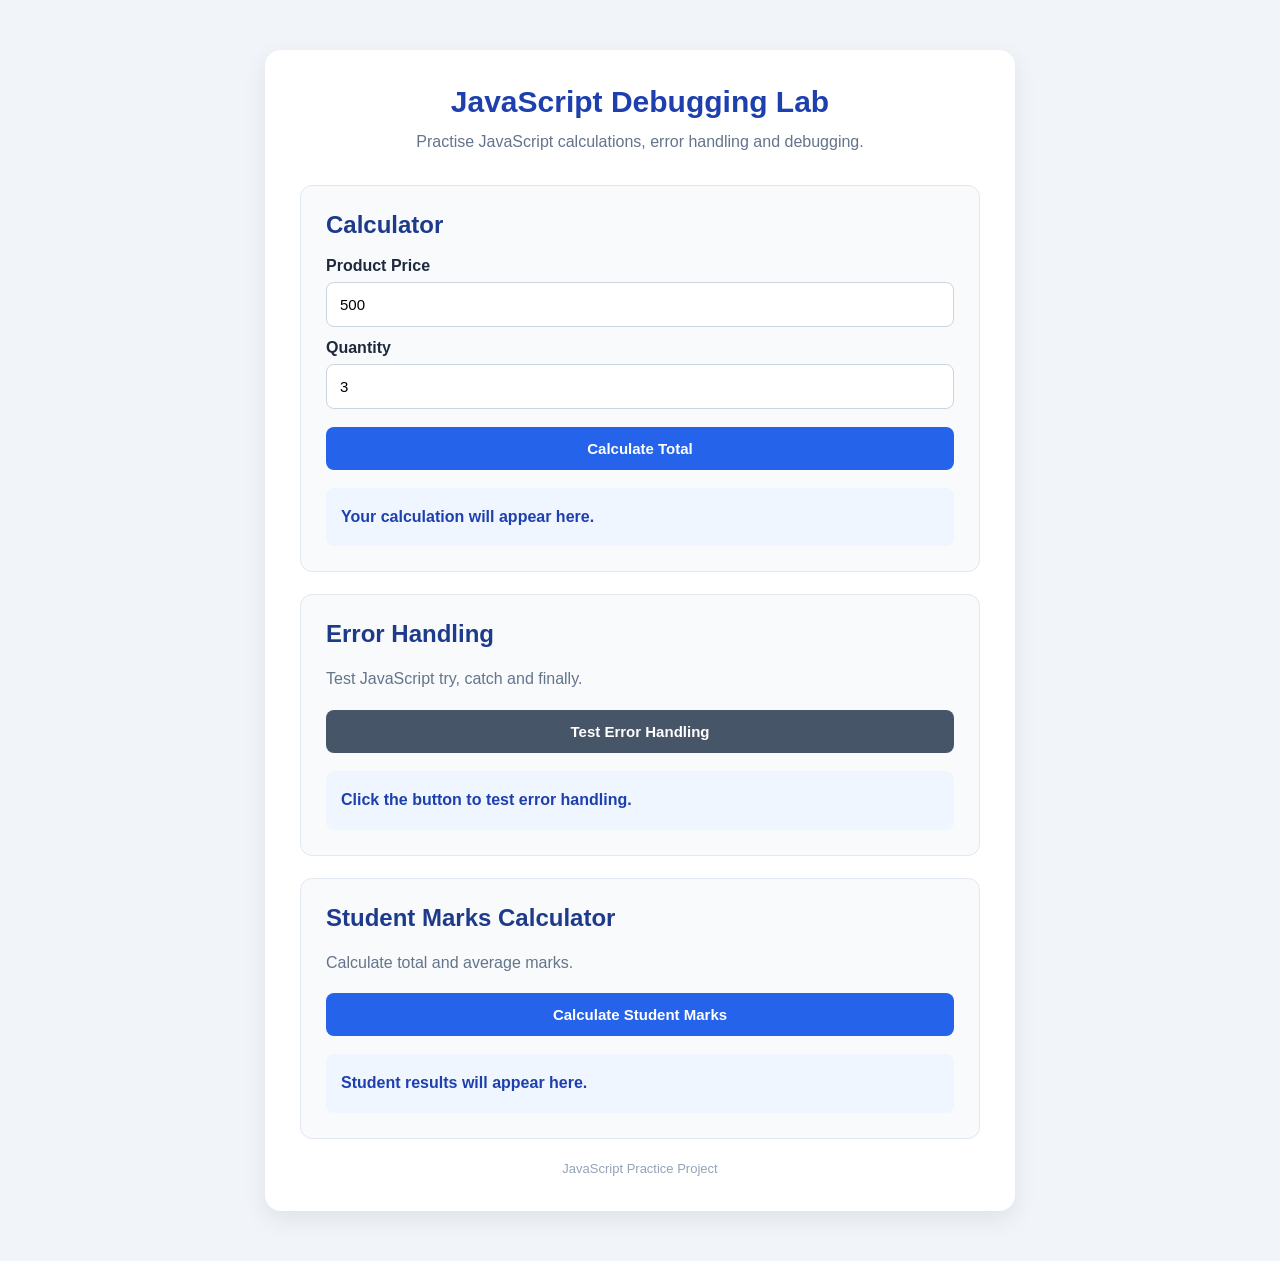
<file: index.html>
<!DOCTYPE html>
<html lang="en">

<head>
    <meta charset="UTF-8">
    <meta name="viewport" content="width=device-width, initial-scale=1.0">

    <title>JavaScript Debugging Practice</title>

    <link rel="stylesheet" href="style.css">
</head>

<body>

    <div class="container">

        <header>
            <h1>JavaScript Debugging Lab</h1>
            <p>Practise JavaScript calculations, error handling and debugging.</p>
        </header>

        <!-- CALCULATOR -->
        <section class="card">

            <h2>Calculator</h2>

            <label for="price">Product Price</label>
            <input type="number" id="price" value="500" min="0">

            <label for="quantity">Quantity</label>
            <input type="number" id="quantity" value="3" min="1">

            <button id="calculateBtn">Calculate Total</button>

            <div id="calculatorOutput" class="output">
                Your calculation will appear here.
            </div>

        </section>

        <!-- ERROR HANDLING -->
        <section class="card">

            <h2>Error Handling</h2>

            <p>Test JavaScript try, catch and finally.</p>

            <button id="errorBtn" class="secondary-btn">
                Test Error Handling
            </button>

            <div id="errorOutput" class="output">
                Click the button to test error handling.
            </div>

        </section>

        <!-- STUDENT MARKS -->
        <section class="card">

            <h2>Student Marks Calculator</h2>

            <p>Calculate total and average marks.</p>

            <button id="marksBtn">Calculate Student Marks</button>

            <div id="marksOutput" class="output">
                Student results will appear here.
            </div>

        </section>

        <footer>
            <p>JavaScript Practice Project</p>
        </footer>

    </div>

    <script src="error-handling.js"></script>

</body>
</html>
</file>
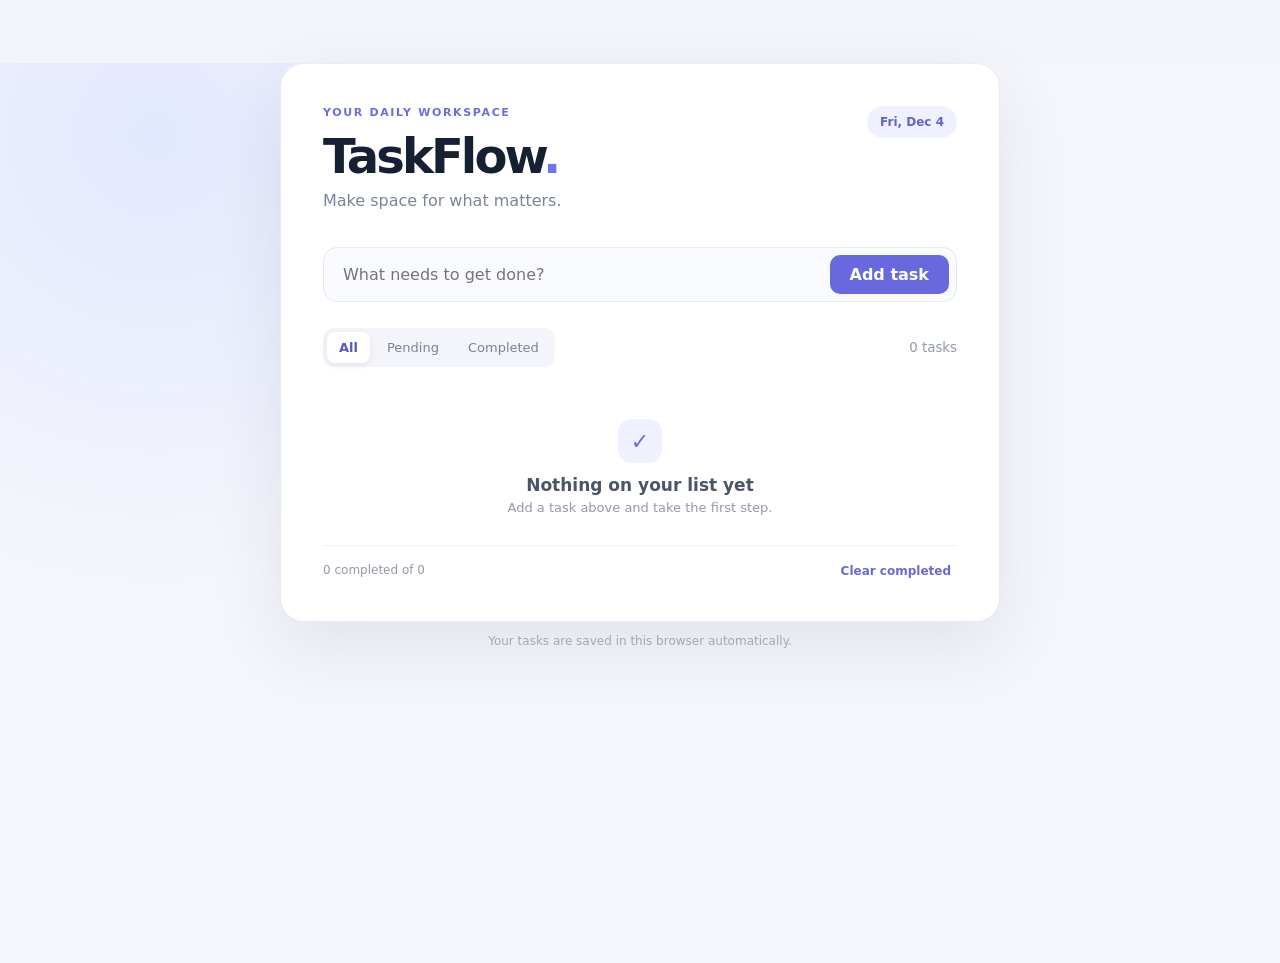
<file: TO DO AND WEATHER APP/to do ad weather app/todo-app/index.html>
<!DOCTYPE html>
<html lang="en">

<head>
    <!-- Basic page settings -->
    <meta charset="UTF-8">
    <meta name="viewport" content="width=device-width, initial-scale=1.0">

    <title>TaskFlow To-Do</title>

    <!-- CSS stylesheet -->
    <link rel="stylesheet" href="style.css">

    <!-- Remove favicon 404 warning -->
    <link rel="icon" href="data:,">

    <!-- JavaScript file -->
    <script src="script.js" defer></script>
</head>

<body>

    <!-- Main application container -->
    <main class="wrap">

        <section class="card">

            <!-- Header section -->
            <header>

                <div>
                    <p class="eyebrow">YOUR DAILY WORKSPACE</p>

                    <h1>TaskFlow<span>.</span></h1>

                    <p class="muted">
                        Make space for what matters.
                    </p>
                </div>

                <!-- Today's date -->
                <span id="today" class="pill"></span>

            </header>


            <!-- Add task form -->
            <form id="taskForm">

                <input
                    id="taskInput"
                    maxlength="120"
                    placeholder="What needs to get done?"
                    required
                    aria-label="New task"
                >

                <button id="submitBtn">
                    Add task
                </button>

            </form>


            <!-- Task filters and count -->
            <nav class="toolbar">

                <div class="filters">

                    <button
                        type="button"
                        class="filter active"
                        data-filter="all"
                    >
                        All
                    </button>

                    <button
                        type="button"
                        class="filter"
                        data-filter="pending"
                    >
                        Pending
                    </button>

                    <button
                        type="button"
                        class="filter"
                        data-filter="completed"
                    >
                        Completed
                    </button>

                </div>

                <!-- Number of visible tasks -->
                <small id="count">0 tasks</small>

            </nav>


            <!-- Task list -->
            <ul id="taskList"></ul>


            <!-- Empty list message -->
            <div id="empty" class="empty">

                <b>✓</b>

                <h2>Nothing on your list yet</h2>

                <p>
                    Add a task above and take the first step.
                </p>

            </div>


            <!-- Footer section -->
            <footer>

                <!-- Completed task progress -->
                <span id="progress">0 completed</span>

                <!-- Clear completed tasks button -->
                <button
                    type="button"
                    id="clearBtn"
                    class="link"
                >
                    Clear completed
                </button>

            </footer>

        </section>


        <!-- Information note -->
        <p class="note">
            Your tasks are saved in this browser automatically.
        </p>

    </main>

</body>
</html>
</file>
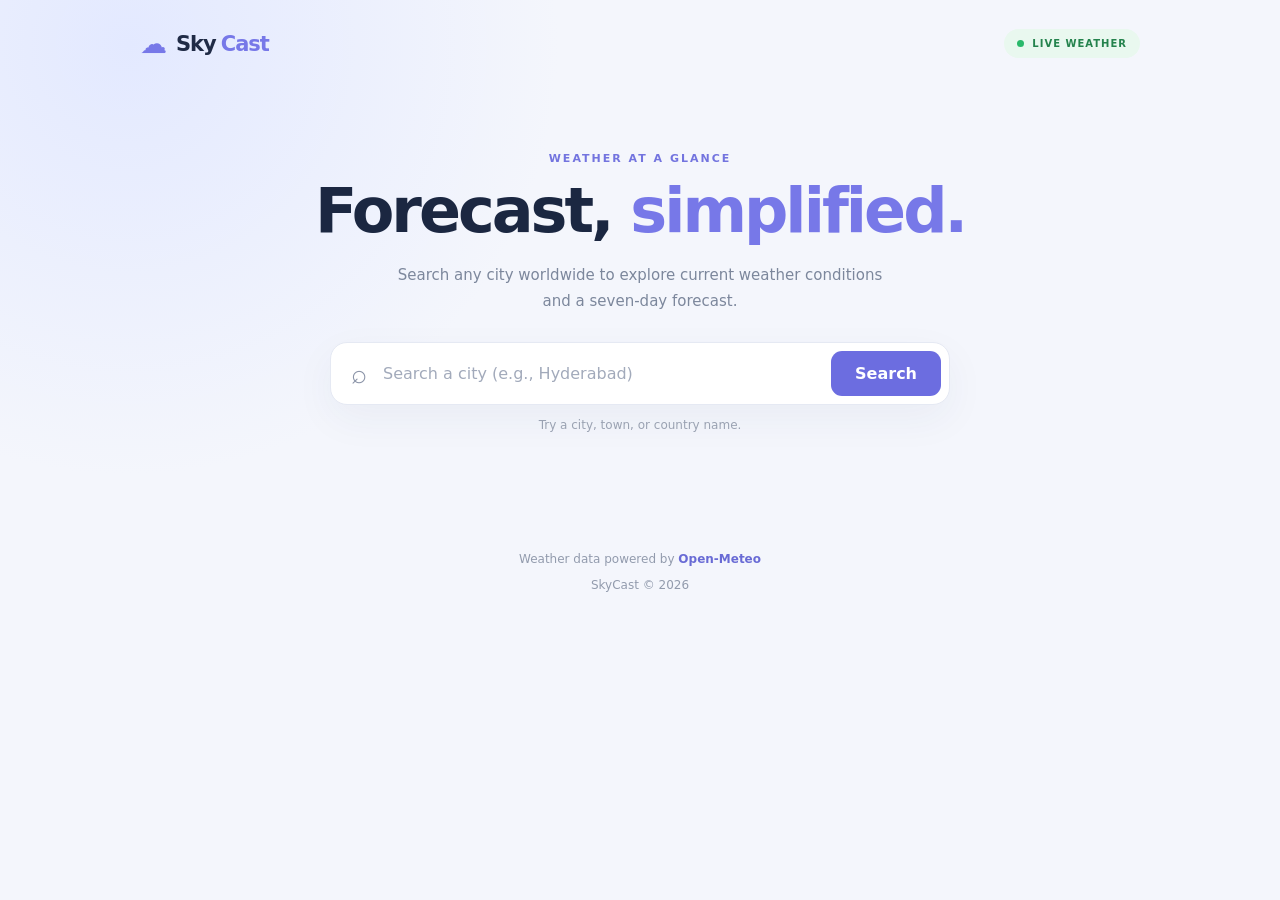
<file: TO DO AND WEATHER APP/to do ad weather app/weather-app/index.html>
<!DOCTYPE html>
<html lang="en">
<head>
    <meta charset="UTF-8">
    <meta name="viewport" content="width=device-width, initial-scale=1.0">
    <title>SkyCast | Live Weather</title>
    <link rel="stylesheet" href="style.css">
    <link rel="icon" href="data:,">
</head>
<body>

<div class="container">

    <header class="topbar">
        <a class="brand" href="#">
            <span class="brand-icon">☁</span> Sky<span class="brand-highlight">Cast</span>
        </a>
        <div class="live-badge">
            <span class="live-dot"></span> LIVE WEATHER
        </div>
    </header>

    <section class="hero">
        <p class="eyebrow">WEATHER AT A GLANCE</p>
        <h1>Forecast, <span class="brand-highlight">simplified.</span></h1>

        <p class="subtitle">
            Search any city worldwide to explore current weather conditions
            and a seven-day forecast.
        </p>

        <form class="search-form" id="search-form">
            <span class="search-icon">⌕</span>

            <input
                id="city-input"
                type="text"
                placeholder="Search a city (e.g., Hyderabad)"
                autocomplete="off"
                aria-label="City name"
            >

            <button id="search-btn" type="submit">Search</button>
        </form>

        <p class="search-hint">Try a city, town, or country name.</p>

        <p class="status" id="status-message" role="status"></p>
    </section>

    <!-- CITY SEARCH RESULTS -->
    <section class="city-results" id="city-results" hidden>
        <div class="results-heading">
            <h2>Choose a location</h2>
            <span class="result-count" id="result-count">0 locations</span>
        </div>

        <p class="section-description">
            We found multiple matching places. Select the correct location.
        </p>

        <div class="city-list" id="city-list"></div>
    </section>

    <!-- WEATHER DASHBOARD -->
    <main class="weather-dashboard" id="weather-dashboard" hidden>

        <section class="weather-card">

            <!-- CITY AND TIME -->
            <div class="weather-heading">
                <div>
                    <p class="eyebrow">CURRENT CONDITIONS</p>
                    <h2 id="city-name">—</h2>
                    <p class="location-details" id="location-details">—</p>
                </div>

                <div class="current-time">
                    <span>LOCAL DATE & TIME</span>
                    <strong id="current-time">--:--:--</strong>
                    <p id="current-date" class="location-details">
                        Loading date...
                    </p>
                </div>
            </div>

            <!-- TEMPERATURE -->
            <div class="main-weather">
                <div class="weather-icon" id="weather-icon">🌤️</div>

                <div>
                    <div class="temperature">
                        <span id="temperature">--</span>
                        <span class="degree">°C</span>
                    </div>

                    <p class="condition" id="weather-description">—</p>

                    <p class="feels" id="feels-like">Feels like --°C</p>
                </div>
            </div>

            <!-- WEATHER DETAILS -->
            <div class="weather-stats">

                <div class="stat">
                    <span class="stat-icon">💧</span>
                    <div>
                        <p>Humidity</p>
                        <strong id="humidity">--%</strong>
                    </div>
                </div>

                <div class="stat">
                    <span class="stat-icon">🌬️</span>
                    <div>
                        <p>Wind Speed</p>
                        <strong id="wind-speed">-- km/h</strong>
                    </div>
                </div>

                <div class="stat">
                    <span class="stat-icon">🌧️</span>
                    <div>
                        <p>Precipitation</p>
                        <strong id="precipitation">-- mm</strong>
                    </div>
                </div>

            </div>

            <p class="updated" id="updated-time">
                Weather data provided by Open-Meteo
            </p>

        </section>

        <!-- FORECAST -->
        <section class="forecast-section">
            <div class="section-heading">
                <h2>7-Day Forecast</h2>
            </div>

            <div class="forecast-list" id="forecast-list"></div>
        </section>

    </main>

    <!-- FOOTER -->
    <footer>
        <p>
            Weather data powered by
            <a href="https://open-meteo.com/" target="_blank" rel="noopener">
                Open-Meteo
            </a>
        </p>
        <p>SkyCast © 2026</p>
    </footer>

</div>

<script src="script.js"></script>
</body>
</html>
</file>
<file: style.css>
/* GLOBAL RESET */
* {
    margin: 0;
    padding: 0;
    box-sizing: border-box;
}

/* PAGE */
body {
    font-family: Arial, sans-serif;
    background: #f1f5f9;
    color: #1e293b;
    padding: 30px 15px;
}

/* MAIN CONTAINER */
.container {
    max-width: 750px;
    margin: 20px auto;
    background: white;
    padding: 35px;
    border-radius: 16px;
    box-shadow: 0 8px 25px rgba(0, 0, 0, 0.08);
}

/* HEADER */
header {
    text-align: center;
    margin-bottom: 30px;
}

h1 {
    color: #1e40af;
    font-size: 30px;
    margin-bottom: 10px;
}

header p,
section p {
    color: #64748b;
    line-height: 1.6;
}

/* CARDS */
.card {
    background: #f8fafc;
    padding: 25px;
    margin-bottom: 22px;
    border: 1px solid #e2e8f0;
    border-radius: 12px;
}

h2 {
    color: #1e3a8a;
    margin-bottom: 18px;
}

/* INPUTS */
label {
    display: block;
    margin-top: 12px;
    font-weight: 600;
}

input {
    width: 100%;
    padding: 13px;
    margin-top: 7px;
    border: 1px solid #cbd5e1;
    border-radius: 8px;
    font-size: 15px;
}

input:focus {
    outline: none;
    border-color: #2563eb;
    box-shadow: 0 0 0 3px rgba(37, 99, 235, 0.12);
}

/* BUTTONS */
button {
    width: 100%;
    padding: 13px;
    margin-top: 18px;
    background: #2563eb;
    color: white;
    border: none;
    border-radius: 8px;
    font-size: 15px;
    font-weight: 600;
    cursor: pointer;
    transition: 0.3s;
}

button:hover {
    background: #1d4ed8;
    transform: translateY(-2px);
}

.secondary-btn {
    background: #475569;
}

.secondary-btn:hover {
    background: #334155;
}

/* OUTPUT */
.output {
    margin-top: 18px;
    padding: 15px;
    background: #eff6ff;
    border-radius: 8px;
    color: #1e40af;
    font-weight: 600;
    line-height: 1.8;
    overflow-wrap: anywhere;
}

/* FOOTER */
footer {
    text-align: center;
    color: #94a3b8;
    font-size: 13px;
    margin-top: 15px;
}

/* MOBILE */
@media (max-width: 600px) {
    body {
        padding: 12px;
    }

    .container {
        padding: 20px;
    }

    h1 {
        font-size: 24px;
    }

    .card {
        padding: 18px;
    }
}
</file>
<file: TO DO AND WEATHER APP/to do ad weather app/todo-app/style.css>
/* =================================
   GLOBAL STYLES
================================= */

:root {
  font-family: Inter, system-ui, "Segoe UI", sans-serif;
  color: #172033;
  background: #f3f5fb;
}

* {
  box-sizing: border-box;
}

body {
  margin: 0;
  min-height: 100vh;
  background:
    radial-gradient(circle at 12% 8%, #e2e8ff, transparent 32%),
    #f5f6fb;
}

button,
input {
  font: inherit;
}

/* =================================
   MAIN CONTAINER
================================= */

.wrap {
  width: min(720px, calc(100% - 32px));
  margin: 7vh auto 32px;
}

/* =================================
   TODO CARD
================================= */

.card {
  background: white;
  border: 1px solid #e9ecf4;
  border-radius: 24px;
  padding: clamp(22px, 5vw, 42px);
  box-shadow: 0 24px 70px #1f2a5017;
}

/* =================================
   HEADER SECTION
================================= */

header {
  display: flex;
  justify-content: space-between;
  gap: 16px;
  margin-bottom: 30px;
}

.eyebrow {
  margin: 0 0 9px;
  color: #6b6de0;
  font-size: 11px;
  font-weight: 800;
  letter-spacing: 0.15em;
}

h1 {
  margin: 0;
  font-size: clamp(34px, 7vw, 48px);
  letter-spacing: -0.06em;
}

h1 span {
  color: #7374e8;
}

.muted {
  color: #7b8498;
  margin: 7px 0;
}

/* =================================
   DATE PILL
================================= */

.pill {
  padding: 9px 13px;
  border-radius: 99px;
  background: #f0f1ff;
  color: #6264cf;
  font-size: 12px;
  font-weight: 700;
  height: max-content;
}

/* =================================
   TASK INPUT FORM
================================= */

form {
  display: flex;
  gap: 10px;
  padding: 7px;
  border: 1px solid #e6e9f2;
  border-radius: 14px;
  background: #fafbfe;
}

input {
  min-width: 0;
  flex: 1;
  border: 0;
  outline: 0;
  padding: 10px 12px;
  background: transparent;
}

form button {
  border: 0;
  border-radius: 10px;
  padding: 0 20px;
  background: #6869df;
  color: white;
  font-weight: 700;
  cursor: pointer;
}

form button:hover {
  background: #5556c8;
}

/* =================================
   FILTER TOOLBAR
================================= */

.toolbar {
  display: flex;
  justify-content: space-between;
  align-items: center;
  margin: 26px 0 14px;
}

.filters {
  display: flex;
  gap: 5px;
  padding: 4px;
  border-radius: 11px;
  background: #f4f5fa;
}

.filter {
  border: 0;
  border-radius: 8px;
  padding: 8px 12px;
  color: #7a8294;
  background: transparent;
  cursor: pointer;
  font-size: 13px;
}

.filter.active {
  color: #5658c8;
  background: white;
  box-shadow: 0 2px 7px #141e4614;
  font-weight: 700;
}

/* =================================
   TASK LIST
================================= */

small,
footer {
  color: #9299a9;
}

ul {
  list-style: none;
  padding: 0;
  margin: 0;
}

.task {
  display: flex;
  align-items: center;
  gap: 12px;
  padding: 15px 4px;
  border-bottom: 1px solid #eff1f6;
}

.task input {
  flex: 0 0 auto;
  accent-color: #696ade;
}

.task span {
  flex: 1;
  overflow-wrap: anywhere;
}

/* Completed task */

.task.done span {
  color: #a1a7b4;
  text-decoration: line-through;
}

/* =================================
   EDIT AND DELETE BUTTONS
================================= */

.action {
  border: 0;
  background: transparent;
  color: #6869d7;
  cursor: pointer;
  padding: 7px;
}

.action:hover {
  background: #f0f1ff;
  border-radius: 8px;
}

/* =================================
   EMPTY STATE
================================= */

.empty {
  text-align: center;
  padding: 38px 12px 30px;
  color: #9299a9;
}

.empty b {
  display: grid;
  place-items: center;
  width: 44px;
  height: 44px;
  margin: auto;
  border-radius: 14px;
  background: #f0f1ff;
  color: #696ade;
  font-size: 22px;
}

.empty h2 {
  margin: 12px 0 5px;
  color: #4b5569;
  font-size: 17px;
}

.empty p {
  margin: 0;
  font-size: 13px;
}

/* =================================
   FOOTER
================================= */

footer {
  display: flex;
  justify-content: space-between;
  border-top: 1px solid #eff1f6;
  padding-top: 17px;
  font-size: 12px;
}

/* Clear completed button */

.link {
  border: 0;
  background: transparent;
  color: #6869d7;
  cursor: pointer;
  font-weight: 700;
}

.link:hover {
  text-decoration: underline;
}

/* =================================
   INFORMATION NOTE
================================= */

.note {
  text-align: center;
  color: #a1a7b5;
  font-size: 12px;
}

/* =================================
   RESPONSIVE DESIGN
================================= */

@media (max-width: 520px) {

  header {
    flex-direction: column;
  }

  form {
    flex-direction: column;
  }

  form button {
    padding: 12px;
  }

  .toolbar {
    align-items: flex-start;
    flex-direction: column;
  }

}
</file>
<file: TO DO AND WEATHER APP/to do ad weather app/weather-app/style.css>
/* GLOBAL */
:root {
    font-family: Inter, system-ui, -apple-system, BlinkMacSystemFont, "Segoe UI", sans-serif;
    color: #182238;
    background: #f4f6fc;
}

* {
    box-sizing: border-box;
}

body {
    margin: 0;
    min-height: 100vh;
    background:
        radial-gradient(circle at 10% 5%, #e3e9ff, transparent 30%),
        #f4f6fc;
}

button, input {
    font: inherit;
}

button {
    cursor: pointer;
}

[hidden] {
    display: none !important;
}

.container {
    width: min(1000px, calc(100% - 36px));
    margin: 0 auto;
}

/* HEADER */
.topbar {
    display: flex;
    align-items: center;
    justify-content: space-between;
    padding: 28px 0;
}

.brand {
    display: flex;
    align-items: center;
    gap: 5px;
    color: #202b46;
    font-size: 21px;
    font-weight: 800;
    text-decoration: none;
    letter-spacing: -1px;
}

.brand-icon {
    margin-right: 5px;
    color: #7778e8;
    font-size: 27px;
}

.brand-highlight {
    color: #7778e8;
}

.live-badge {
    display: flex;
    align-items: center;
    gap: 8px;
    padding: 9px 13px;
    border-radius: 30px;
    background: #e9f8ef;
    color: #24834d;
    font-size: 10px;
    font-weight: 800;
    letter-spacing: 1px;
}

.live-dot {
    width: 7px;
    height: 7px;
    border-radius: 50%;
    background: #2ab96b;
}

/* HERO */
.hero {
    padding: 65px 0 35px;
    text-align: center;
}

.eyebrow {
    margin: 0 0 12px;
    color: #7374df;
    font-size: 11px;
    font-weight: 800;
    letter-spacing: 2px;
}

.hero h1 {
    margin: 0;
    color: #1b2741;
    font-size: clamp(38px, 7vw, 62px);
    line-height: 1.1;
    letter-spacing: -3px;
}

.subtitle {
    max-width: 500px;
    margin: 18px auto 28px;
    color: #7c879c;
    font-size: 15px;
    line-height: 1.7;
}

/* SEARCH */
.search-form {
    display: flex;
    align-items: center;
    gap: 12px;
    width: min(620px, 100%);
    margin: 0 auto;
    padding: 8px;
    border: 1px solid #e5e9f3;
    border-radius: 17px;
    background: white;
    box-shadow: 0 14px 40px #24345a0d;
}

.search-icon {
    padding-left: 12px;
    color: #8b94a8;
    font-size: 27px;
}

.search-form input {
    flex: 1;
    min-width: 0;
    padding: 12px 4px;
    border: 0;
    outline: none;
    background: transparent;
    color: #26334d;
}

.search-form input::placeholder {
    color: #a2aabb;
}

.search-form button {
    padding: 13px 24px;
    border: 0;
    border-radius: 11px;
    background: #6c6de0;
    color: white;
    font-weight: 700;
    transition: background 0.2s;
}

.search-form button:hover {
    background: #5556c7;
}

.search-form button:disabled {
    cursor: not-allowed;
    opacity: 0.6;
}

.search-hint {
    margin-top: 13px;
    color: #9aa2b2;
    font-size: 12px;
}

.status {
    min-height: 24px;
    margin: 12px auto;
    color: #737b90;
    text-align: center;
    font-size: 13px;
}

.status.error {
    color: #d34c59;
}

/* CITY RESULTS */
.city-results {
    max-width: 680px;
    margin: 20px auto 35px;
    padding: 22px;
    border: 1px solid #e8ebf4;
    border-radius: 18px;
    background: white;
    box-shadow: 0 14px 40px #24345a0b;
}

.results-heading {
    display: flex;
    justify-content: space-between;
    align-items: center;
    gap: 12px;
}

.results-heading h2 {
    margin: 0;
    font-size: 19px;
}

.result-count {
    padding: 7px 10px;
    border-radius: 20px;
    background: #f0f1ff;
    color: #6566ce;
    font-size: 11px;
    font-weight: 700;
}

.section-description {
    margin: 8px 0 18px;
    color: #8992a5;
    font-size: 13px;
    line-height: 1.6;
}

.city-list {
    display: grid;
    gap: 9px;
}

.city-option {
    display: flex;
    justify-content: space-between;
    align-items: center;
    gap: 12px;
    width: 100%;
    padding: 14px;
    border: 1px solid #edf0f6;
    border-radius: 12px;
    background: #fafbfe;
    color: #27344d;
    text-align: left;
    transition: 0.2s;
}

.city-option:hover {
    border-color: #b9baf1;
    background: #f2f2ff;
}

.city-option strong {
    display: block;
    font-size: 14px;
}

.city-option small {
    display: block;
    margin-top: 5px;
    color: #8b94a7;
    font-size: 12px;
}

.city-option .arrow {
    color: #7475db;
    font-size: 20px;
}

/* WEATHER DASHBOARD */
.weather-dashboard {
    margin: 30px auto 55px;
}

.weather-card {
    padding: clamp(22px, 5vw, 38px);
    border-radius: 25px;
    background:
        radial-gradient(circle at 90% 5%, #aeb4ff55, transparent 34%),
        linear-gradient(135deg, #202e58, #424c8a);
    color: white;
    box-shadow: 0 24px 60px #26345c24;
}

.weather-heading {
    display: flex;
    align-items: flex-start;
    justify-content: space-between;
    gap: 16px;
}

.weather-heading .eyebrow {
    color: #bfc5ff;
}

.weather-heading h2 {
    margin: 0;
    font-size: clamp(25px, 5vw, 34px);
    letter-spacing: -1px;
}

.location-details {
    margin: 8px 0 0;
    color: #c4cbea;
    font-size: 13px;
}

.current-time {
    text-align: right;
}

.current-time span {
    display: block;
    margin-bottom: 7px;
    color: #bfc5df;
    font-size: 10px;
    font-weight: 700;
    letter-spacing: 1px;
}

.current-time strong {
    font-size: 17px;
}

.current-time p {
    margin: 5px 0 0;
}

/* TEMPERATURE */
.main-weather {
    display: flex;
    align-items: center;
    gap: 22px;
    padding: 38px 0;
}

.weather-icon {
    font-size: clamp(60px, 12vw, 92px);
}

.temperature {
    font-size: clamp(55px, 10vw, 78px);
    font-weight: 700;
    letter-spacing: -5px;
    line-height: 1;
}

.degree {
    font-size: 32px;
    vertical-align: top;
    letter-spacing: 0;
}

.condition {
    margin: 12px 0 5px;
    color: #f2f3ff;
    font-size: 16px;
    font-weight: 600;
}

.feels {
    margin: 0;
    color: #c2c9e4;
    font-size: 12px;
}

/* WEATHER STATS */
.weather-stats {
    display: grid;
    grid-template-columns: repeat(3, 1fr);
    gap: 12px;
}

.stat {
    display: flex;
    align-items: center;
    gap: 12px;
    padding: 15px;
    border: 1px solid #ffffff20;
    border-radius: 14px;
    background: #ffffff12;
}

.stat-icon {
    font-size: 23px;
}

.stat p {
    margin: 0 0 6px;
    color: #c4cbea;
    font-size: 11px;
}

.stat strong {
    font-size: 15px;
}

.updated {
    margin: 20px 0 0;
    color: #c4cbea;
    font-size: 11px;
}

/* FORECAST */
.forecast-section {
    margin-top: 38px;
}

.section-heading h2 {
    margin: 0;
    color: #202c45;
    font-size: 25px;
    letter-spacing: -1px;
}

.forecast-list {
    display: grid;
    grid-template-columns: repeat(7, minmax(0, 1fr));
    gap: 10px;
    margin-top: 20px;
}

.forecast-day {
    padding: 18px 8px;
    border: 1px solid #e9ecf4;
    border-radius: 16px;
    background: white;
    text-align: center;
}

.forecast-day .day {
    color: #7e879b;
    font-size: 11px;
    font-weight: 700;
}

.forecast-day .icon {
    display: block;
    margin: 13px 0;
    font-size: 27px;
}

.forecast-day .temps {
    display: flex;
    justify-content: center;
    gap: 7px;
    font-size: 12px;
    font-weight: 700;
}

.forecast-day .low {
    color: #9aa2b3;
}

.forecast-day .rain-chance {
    margin-top: 10px;
    color: #6f78d6;
    font-size: 10px;
}

/* FOOTER */
footer {
    padding: 25px 0 35px;
    color: #929bad;
    text-align: center;
    font-size: 12px;
}

footer a {
    color: #696bd5;
    font-weight: 700;
    text-decoration: none;
}

/* RESPONSIVE */
@media (max-width: 700px) {
    .forecast-list {
        grid-template-columns: repeat(4, minmax(0, 1fr));
    }

    .weather-stats {
        grid-template-columns: 1fr;
    }

    .stat {
        padding: 12px;
    }
}

@media (max-width: 480px) {
    .container {
        width: calc(100% - 26px);
    }

    .topbar {
        padding: 20px 0;
    }

    .hero {
        padding-top: 45px;
    }

    .hero h1 {
        letter-spacing: -2px;
    }

    .search-form {
        gap: 6px;
    }

    .search-form button {
        padding: 12px 15px;
    }

    .weather-heading {
        flex-direction: column;
    }

    .current-time {
        text-align: left;
    }

    .main-weather {
        gap: 12px;
    }

    .forecast-list {
        grid-template-columns: repeat(2, minmax(0, 1fr));
    }
}
</file>
